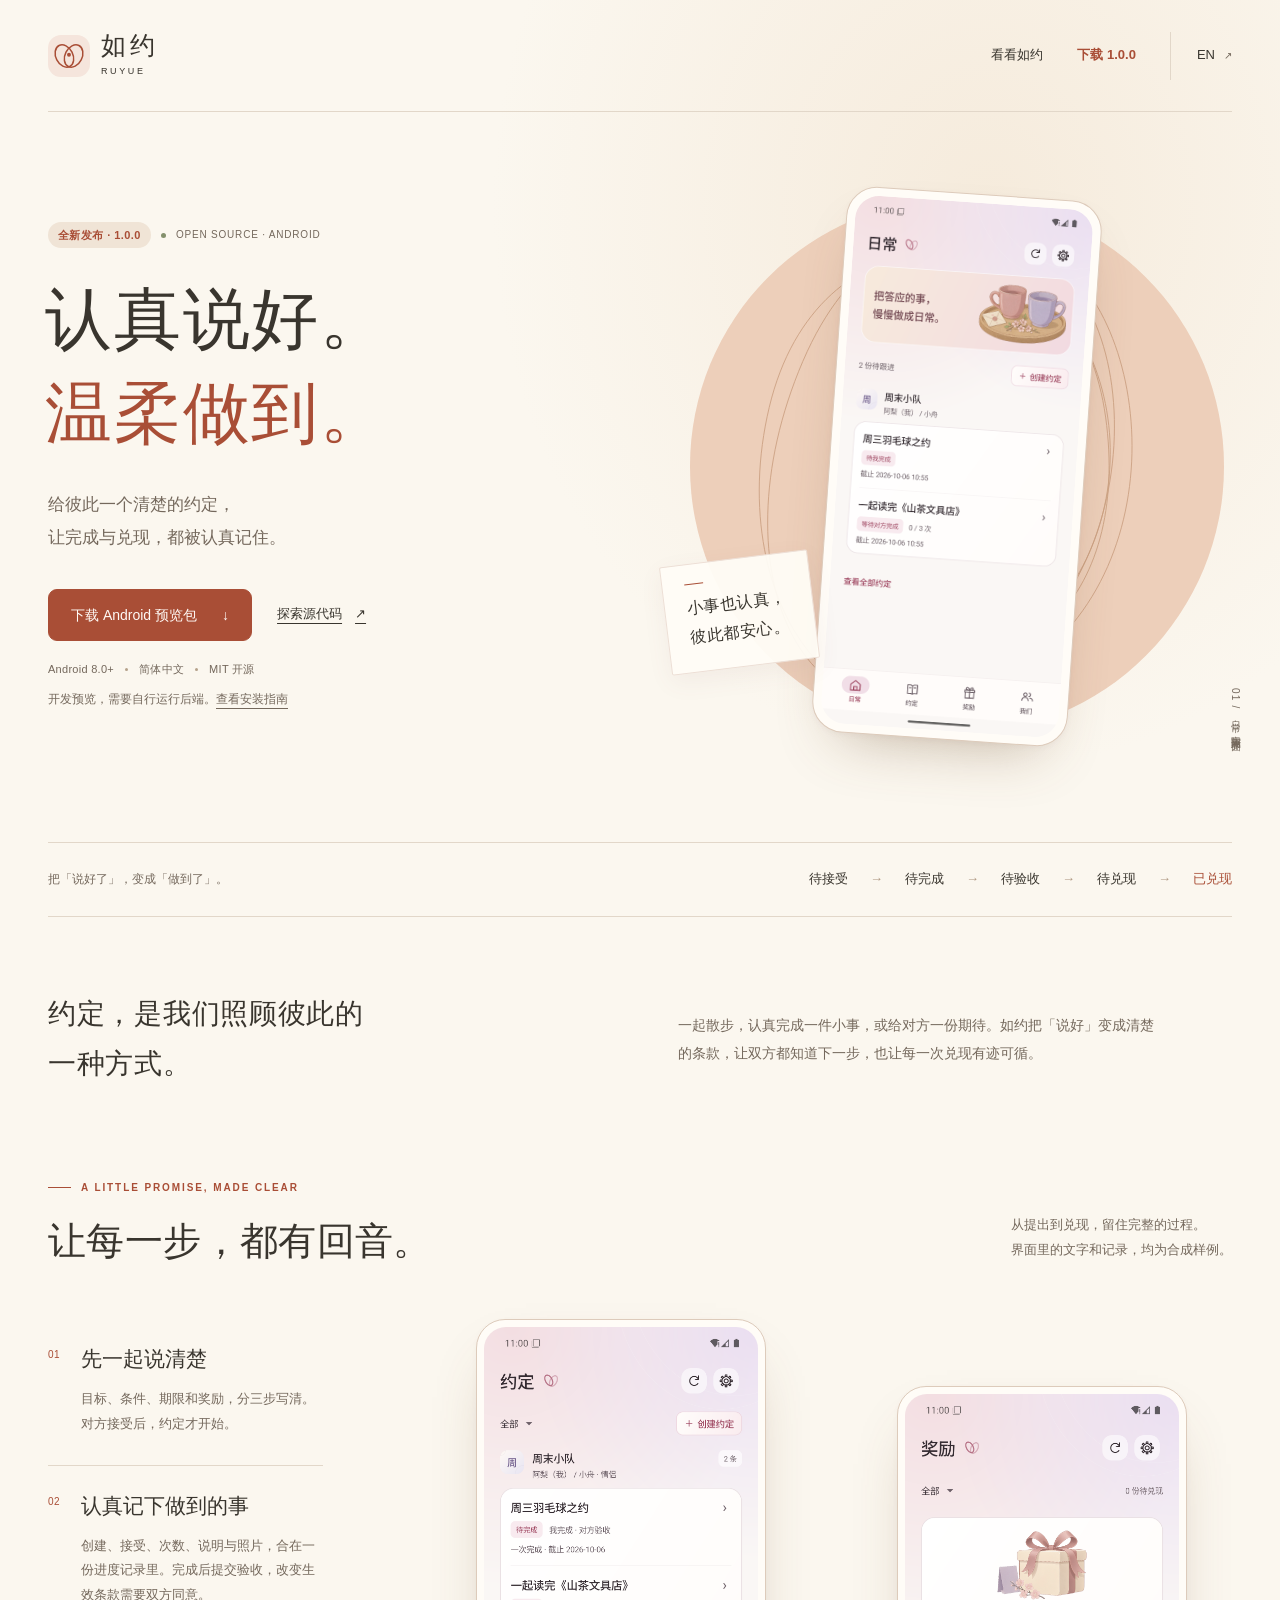
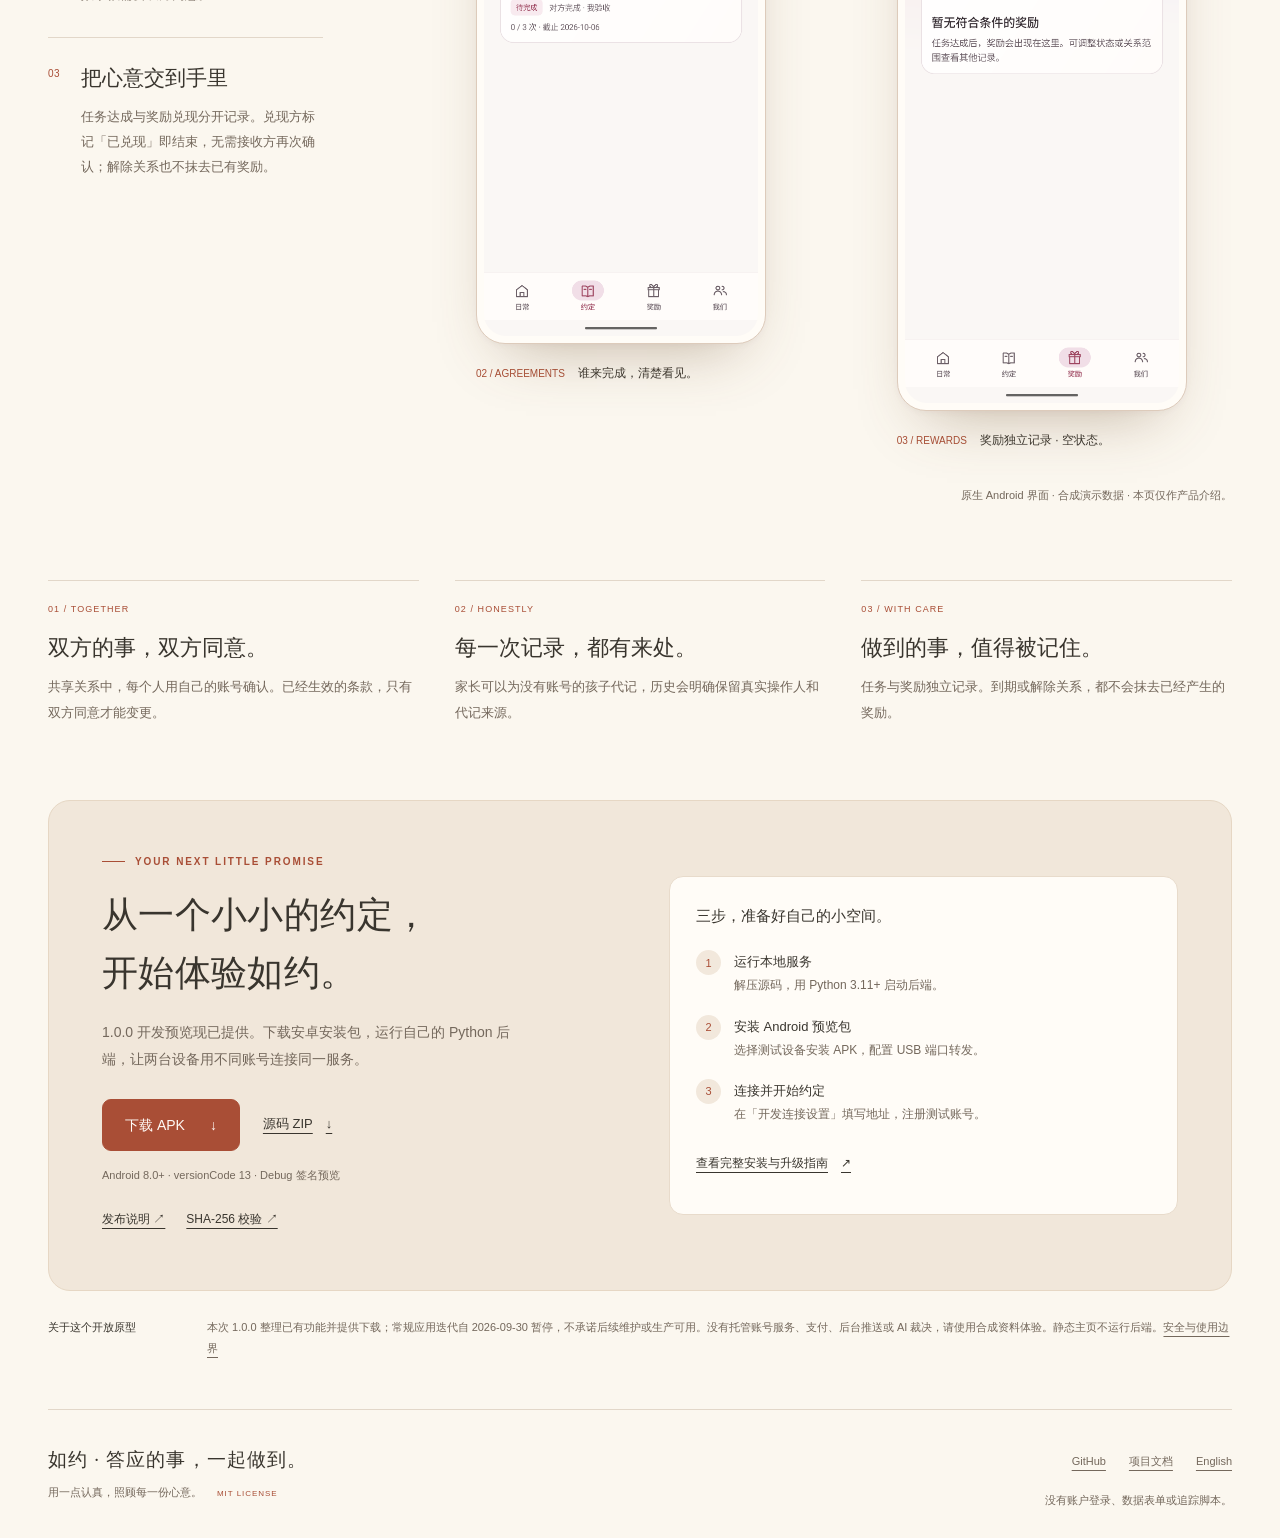
<file: site/index.html>
<!doctype html>
<html lang="zh-CN">
<head>
  <meta charset="utf-8">
  <meta name="viewport" content="width=device-width, initial-scale=1">
  <meta name="theme-color" content="#fbf7ef">
  <title>如约 · 认真说好，温柔做到</title>
  <meta name="description" content="如约 1.0.0：认真说好，温柔做到。面向亲密关系的开源 Android 约定管理原型，记录目标、进度与奖励兑现。下载 Android 预览包，在自己的后端体验完整流程。">
  <link rel="canonical" href="https://chenzhiyong1994.github.io/ruyue/">
  <link rel="alternate" hreflang="zh-CN" href="https://chenzhiyong1994.github.io/ruyue/">
  <link rel="alternate" hreflang="en" href="https://chenzhiyong1994.github.io/ruyue/en/">
  <link rel="alternate" hreflang="x-default" href="https://chenzhiyong1994.github.io/ruyue/">
  <meta property="og:type" content="website">
  <meta property="og:title" content="如约 · 认真说好，温柔做到">
  <meta property="og:description" content="给彼此一个清楚的约定，让每份心意有回音。下载如约 1.0.0 Android 开发预览包。">
  <meta property="og:url" content="https://chenzhiyong1994.github.io/ruyue/">
  <meta property="og:locale" content="zh_CN">
  <link rel="icon" href="assets/mark.svg?v=1.0.0" type="image/svg+xml">
  <link rel="stylesheet" href="assets/style.css?v=1.0.0">
</head>
<body>
  <a class="skip" href="#main">跳到主要内容</a>
  <header class="header wrap">
    <a class="brand" href="./" aria-label="如约首页"><img src="assets/mark.svg?v=1.0.0" width="42" height="42" alt=""><span class="brand-name">如约<small>RUYUE</small></span></a>
    <nav class="nav" aria-label="主导航"><a class="about-link" href="#inside">看看如约</a><a class="nav-download" href="#download">下载 1.0.0</a><a class="language" href="en/" lang="en" hreflang="en" aria-label="Read in English">EN <span aria-hidden="true">↗</span></a></nav>
  </header>
  <main id="main">
    <section class="hero wrap" aria-labelledby="hero-title">
      <div class="hero-text">
        <p class="release-label"><span>全新发布 · 1.0.0</span><i aria-hidden="true"></i> OPEN SOURCE · ANDROID</p>
        <h1 id="hero-title">认真说好。<br><em>温柔做到。</em></h1>
        <p class="hero-copy">给彼此一个清楚的约定，<br>让完成与兑现，都被认真记住。</p>
        <div class="actions"><a class="action" href="https://github.com/chenzhiyong1994/ruyue/releases/download/v1.0.0/ruyue-1.0.0-preview.apk">下载 Android 预览包 <span aria-hidden="true">↓</span></a><a class="text-link" href="https://github.com/chenzhiyong1994/ruyue">探索源代码 <span aria-hidden="true">↗</span></a></div>
        <p class="hero-meta"><span>Android 8.0+</span><i aria-hidden="true"></i><span>简体中文</span><i aria-hidden="true"></i><span>MIT 开源</span></p>
        <p class="hero-note">开发预览，需要自行运行后端。<a href="https://github.com/chenzhiyong1994/ruyue/blob/v1.0.0/docs/download.md">查看安装指南</a></p>
      </div>
      <figure class="hero-art">
        <svg class="halo" viewBox="0 0 500 570" aria-hidden="true"><path d="M275 30C451-1 532 370 331 511S-16 446 38 219 335-3 404 166 361 555 144 515"/><path d="M306 35C464 55 484 406 282 522S-27 407 76 167 391 27 419 230 324 566 118 491"/></svg>
        <div class="phone hero-phone"><img src="assets/home.png" width="1080" height="2400" alt="如约日常首页，展示合成关系“周末小队”的两份待跟进约定" fetchpriority="high"></div>
        <div class="floating-note" aria-hidden="true">小事也认真，<br>彼此都安心。</div>
        <figcaption class="image-note">01 / 日常 · 实际应用界面</figcaption>
      </figure>
    </section>
    <div class="journey wrap" aria-label="约定的五个阶段"><p>把「说好了」，变成「做到了」。</p><ol><li>待接受</li><li>待完成</li><li>待验收</li><li>待兑现</li><li>已兑现</li></ol></div>
    <section class="intent wrap" id="why" aria-labelledby="intent-title">
      <h2 id="intent-title">约定，是我们照顾彼此的<br>一种方式。</h2>
      <p>一起散步，认真完成一件小事，或给对方一份期待。如约把「说好」变成清楚的条款，让双方都知道下一步，也让每一次兑现有迹可循。</p>
    </section>
    <section class="section wrap" id="inside" aria-labelledby="inside-title">
      <div class="section-head"><div><p class="eyebrow">A LITTLE PROMISE, MADE CLEAR</p><h2 id="inside-title">让每一步，都有回音。</h2></div><p>从提出到兑现，留住完整的过程。<br>界面里的文字和记录，均为合成样例。</p></div>
      <div class="inside-grid">
        <div class="steps">
          <article class="step"><span class="step-number">01</span><h3>先一起说清楚</h3><p>目标、条件、期限和奖励，分三步写清。对方接受后，约定才开始。</p></article>
          <article class="step"><span class="step-number">02</span><h3>认真记下做到的事</h3><p>创建、接受、次数、说明与照片，合在一份进度记录里。完成后提交验收，改变生效条款需要双方同意。</p></article>
          <article class="step"><span class="step-number">03</span><h3>把心意交到手里</h3><p>任务达成与奖励兑现分开记录。兑现方标记「已兑现」即结束，无需接收方再次确认；解除关系也不抹去已有奖励。</p></article>
        </div>
        <figure class="screen-shot"><div class="phone"><img src="assets/agreements.png" width="1080" height="2400" loading="lazy" alt="如约约定列表，按合成关系分组显示双方角色及待完成状态"></div><figcaption><span>02 / AGREEMENTS</span><b>谁来完成，清楚看见。</b></figcaption></figure>
        <figure class="screen-shot secondary"><div class="phone"><img src="assets/rewards.png" width="1080" height="2400" loading="lazy" alt="如约奖励页空状态：当前合成样例尚无已达成任务对应的奖励"></div><figcaption><span>03 / REWARDS</span><b>奖励独立记录 · 空状态。</b></figcaption></figure>
      </div>
      <p class="screens-note">原生 Android 界面 · 合成演示数据 · 本页仅作产品介绍。</p>
    </section>
    <section class="principles wrap" aria-label="如约的设计原则">
      <article><span aria-hidden="true">01 / TOGETHER</span><h3>双方的事，双方同意。</h3><p>共享关系中，每个人用自己的账号确认。已经生效的条款，只有双方同意才能变更。</p></article>
      <article><span aria-hidden="true">02 / HONESTLY</span><h3>每一次记录，都有来处。</h3><p>家长可以为没有账号的孩子代记，历史会明确保留真实操作人和代记来源。</p></article>
      <article><span aria-hidden="true">03 / WITH CARE</span><h3>做到的事，值得被记住。</h3><p>任务与奖励独立记录。到期或解除关系，都不会抹去已经产生的奖励。</p></article>
    </section>
    <section class="download-section wrap" id="download" aria-labelledby="download-title">
      <div class="download">
        <div><p class="eyebrow">YOUR NEXT LITTLE PROMISE</p><h2 id="download-title">从一个小小的约定，<br>开始体验如约。</h2><p class="download-description">1.0.0 开发预览现已提供。下载安卓安装包，运行自己的 Python 后端，让两台设备用不同账号连接同一服务。</p><div class="actions"><a class="action" href="https://github.com/chenzhiyong1994/ruyue/releases/download/v1.0.0/ruyue-1.0.0-preview.apk">下载 APK <span aria-hidden="true">↓</span></a><a class="text-link" href="https://github.com/chenzhiyong1994/ruyue/archive/refs/tags/v1.0.0.zip">源码 ZIP <span aria-hidden="true">↓</span></a></div><p class="download-meta">Android 8.0+ · versionCode 13 · Debug 签名预览</p><div class="release-links"><a href="https://github.com/chenzhiyong1994/ruyue/releases/tag/v1.0.0">发布说明 ↗</a><a href="https://github.com/chenzhiyong1994/ruyue/releases/download/v1.0.0/SHA256.txt">SHA-256 校验 ↗</a></div></div>
        <div class="download-card"><h3>三步，准备好自己的小空间。</h3><ol class="setup-list"><li><span class="number">1</span><div><strong>运行本地服务</strong>解压源码，用 Python 3.11+ 启动后端。</div></li><li><span class="number">2</span><div><strong>安装 Android 预览包</strong>选择测试设备安装 APK，配置 USB 端口转发。</div></li><li><span class="number">3</span><div><strong>连接并开始约定</strong>在「开发连接设置」填写地址，注册测试账号。</div></li></ol><a class="text-link" href="https://github.com/chenzhiyong1994/ruyue/blob/v1.0.0/docs/download.md">查看完整安装与升级指南 <span aria-hidden="true">↗</span></a></div>
      </div>
      <div class="project-note"><strong>关于这个开放原型</strong><p>本次 1.0.0 整理已有功能并提供下载；常规应用迭代自 2026-09-30 暂停，不承诺后续维护或生产可用。没有托管账号服务、支付、后台推送或 AI 裁决，请使用合成资料体验。静态主页不运行后端。<a href="https://github.com/chenzhiyong1994/ruyue/blob/v1.0.0/SECURITY.md">安全与使用边界</a></p></div>
    </section>
  </main>
  <footer class="footer wrap"><div><p class="footer-title">如约 · 答应的事，一起做到。</p><p>用一点认真，照顾每一份心意。<span class="footer-license">MIT LICENSE</span></p></div><div class="footer-right"><div class="footer-links"><a href="https://github.com/chenzhiyong1994/ruyue">GitHub</a><a href="https://github.com/chenzhiyong1994/ruyue#readme">项目文档</a><a href="en/" lang="en" hreflang="en">English</a></div><p>没有账户登录、数据表单或追踪脚本。</p></div></footer>
</body>
</html>
</file>
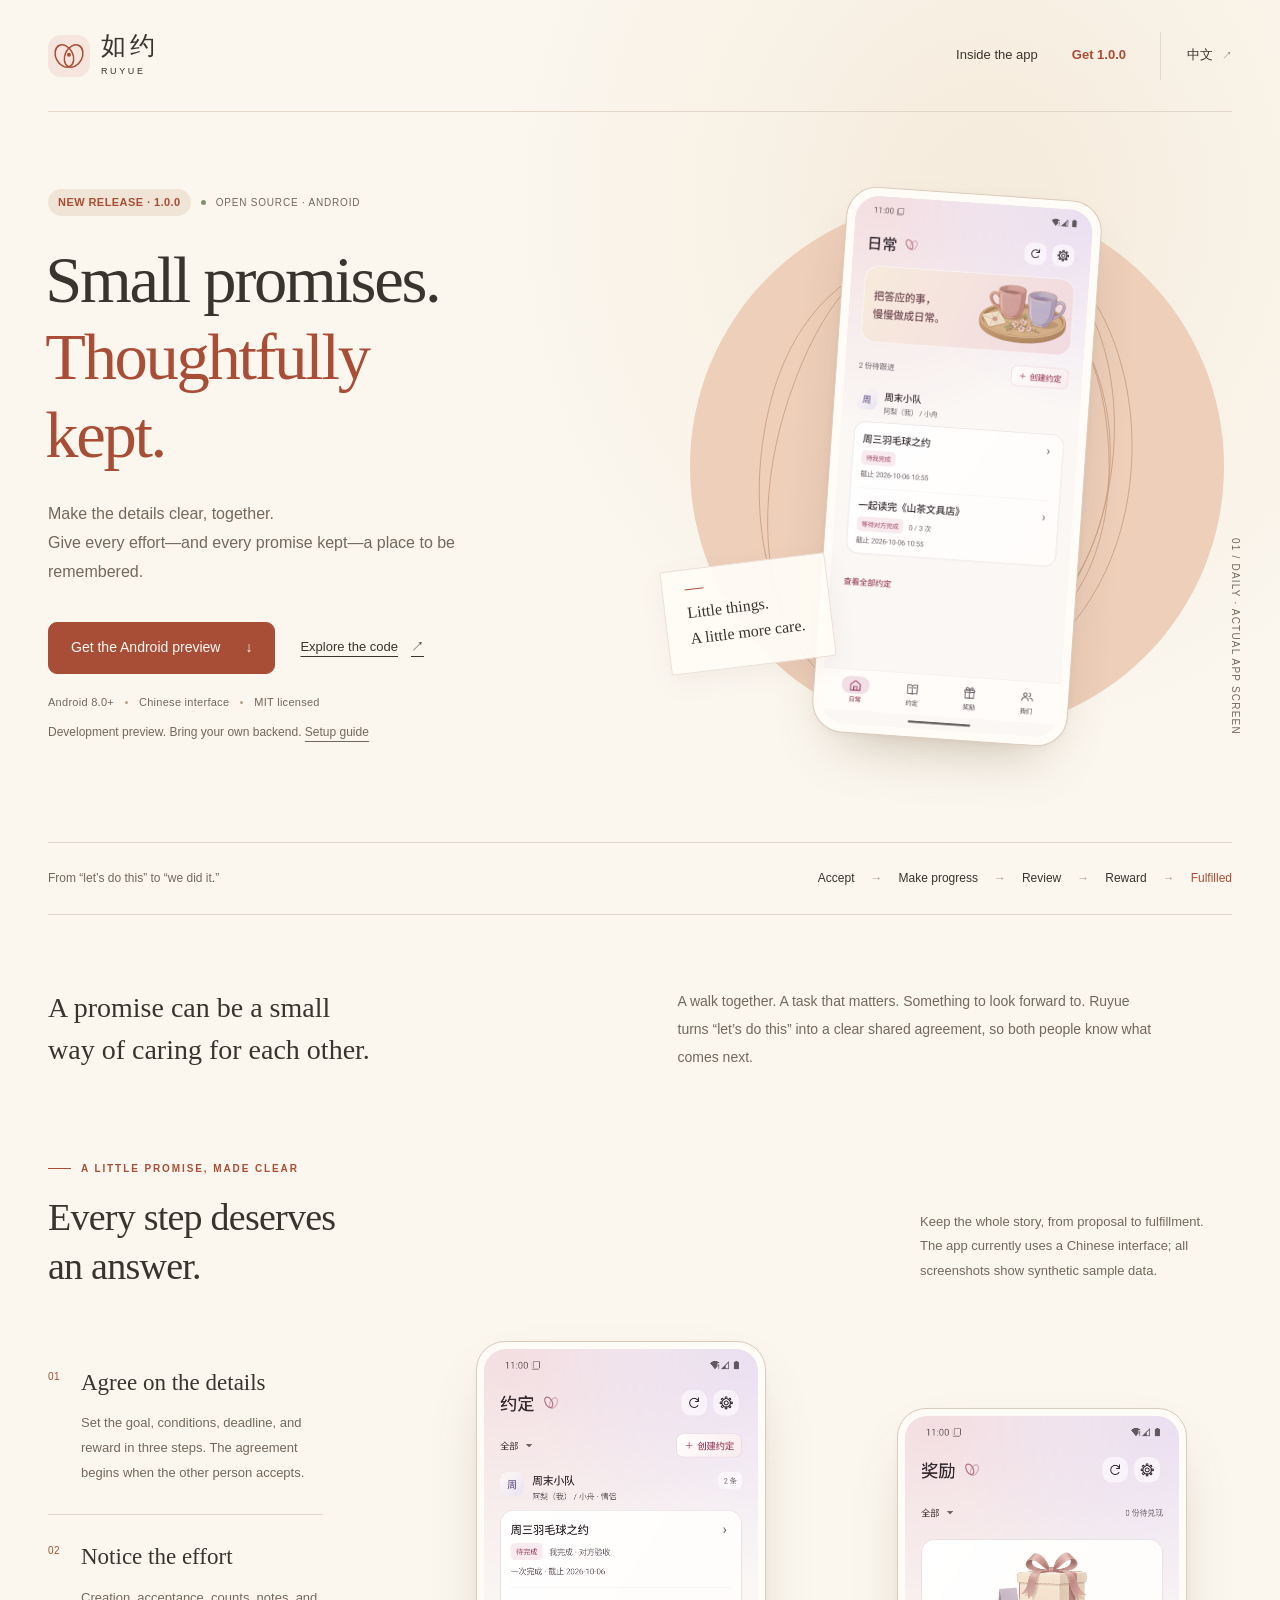
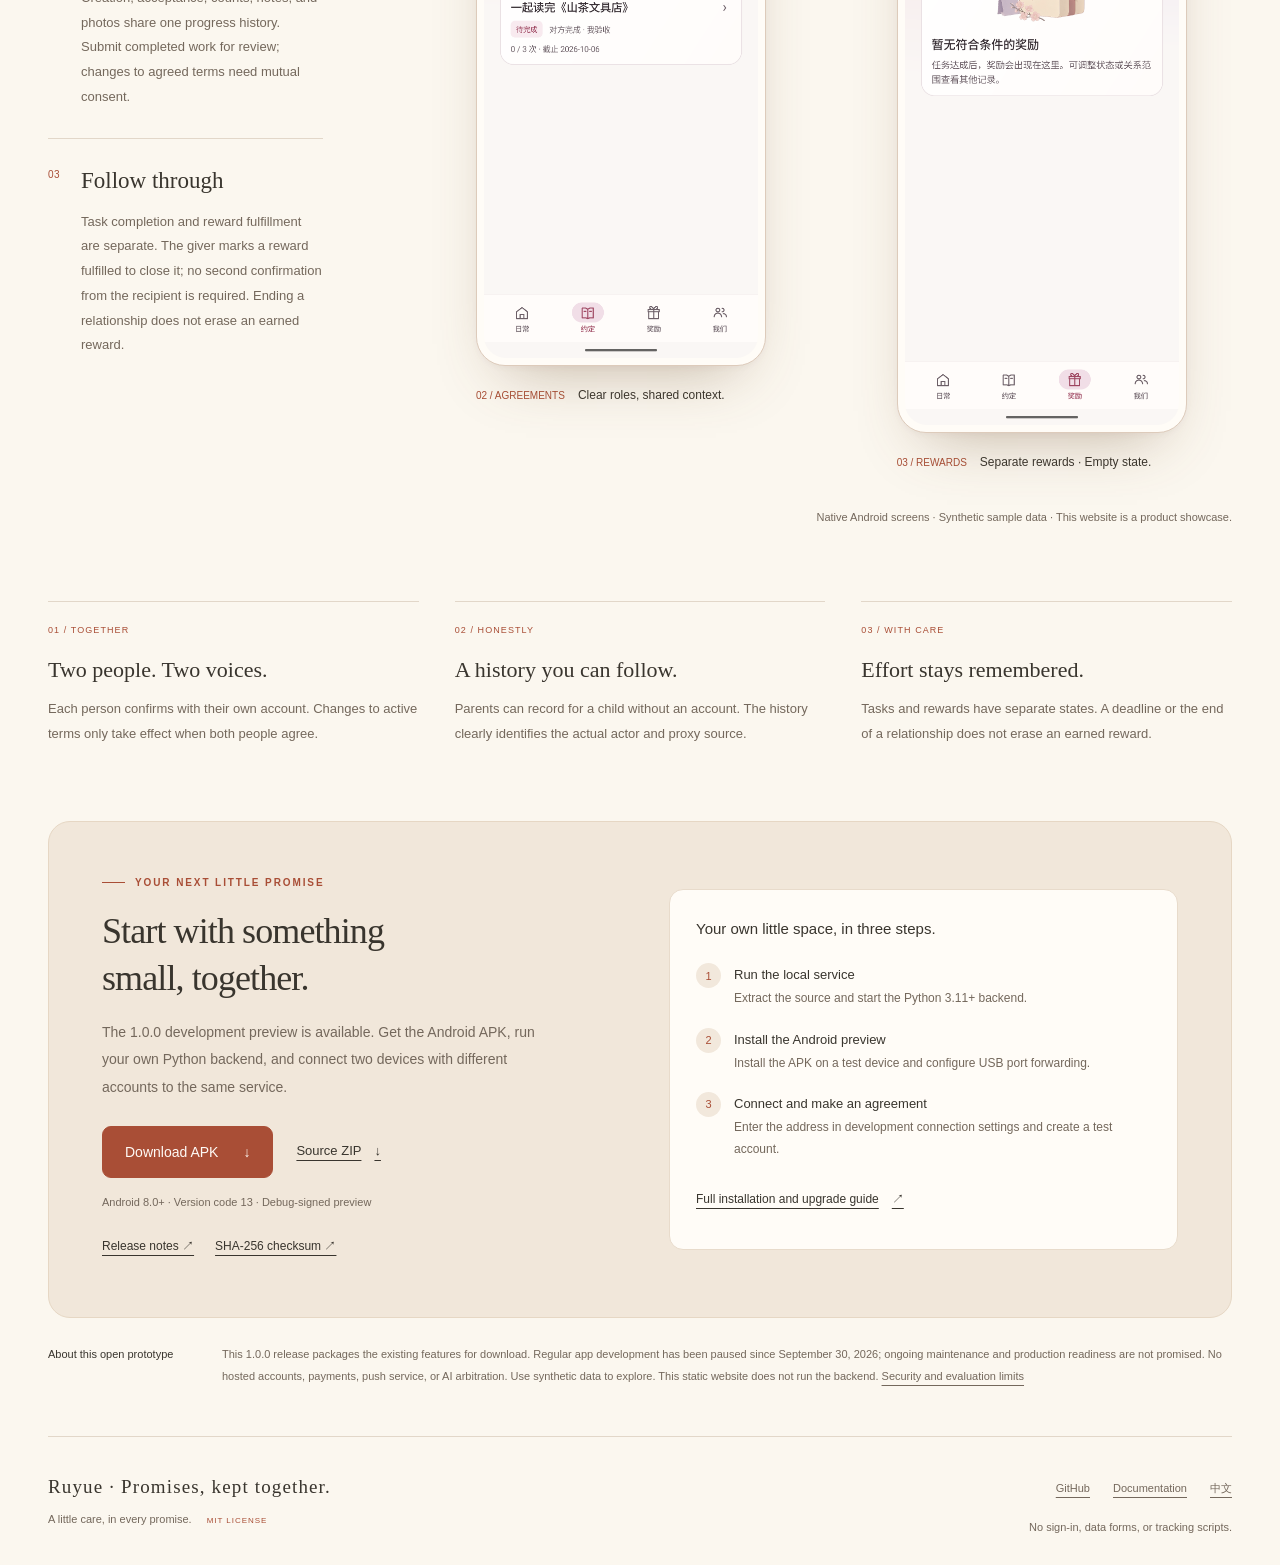
<file: site/en/index.html>
<!doctype html>
<html lang="en">
<head>
  <meta charset="utf-8">
  <meta name="viewport" content="width=device-width, initial-scale=1">
  <meta name="theme-color" content="#fbf7ef">
  <title>Ruyue · Small promises, thoughtfully kept</title>
  <meta name="description" content="Ruyue 1.0.0: small promises, thoughtfully kept. An open-source Android prototype for shared agreements, progress, and rewards. Download the preview and explore it with your own backend.">
  <link rel="canonical" href="https://chenzhiyong1994.github.io/ruyue/en/">
  <link rel="alternate" hreflang="zh-CN" href="https://chenzhiyong1994.github.io/ruyue/">
  <link rel="alternate" hreflang="en" href="https://chenzhiyong1994.github.io/ruyue/en/">
  <link rel="alternate" hreflang="x-default" href="https://chenzhiyong1994.github.io/ruyue/">
  <meta property="og:type" content="website">
  <meta property="og:title" content="Ruyue · Small promises, thoughtfully kept">
  <meta property="og:description" content="Make the details clear, together. Download the Ruyue 1.0.0 Android development preview.">
  <meta property="og:url" content="https://chenzhiyong1994.github.io/ruyue/en/">
  <meta property="og:locale" content="en_US">
  <link rel="icon" href="../assets/mark.svg?v=1.0.0" type="image/svg+xml">
  <link rel="stylesheet" href="../assets/style.css?v=1.0.0">
</head>
<body>
  <a class="skip" href="#main">Skip to main content</a>
  <header class="header wrap">
    <a class="brand" href="./" aria-label="Ruyue home"><img src="../assets/mark.svg?v=1.0.0" width="42" height="42" alt=""><span class="brand-name" lang="zh-CN">如约<small lang="en">RUYUE</small></span></a>
    <nav class="nav" aria-label="Main navigation"><a class="about-link" href="#inside">Inside the app</a><a class="nav-download" href="#download">Get 1.0.0</a><a class="language" href="../" lang="zh-CN" hreflang="zh-CN" aria-label="阅读中文页面">中文 <span aria-hidden="true">↗</span></a></nav>
  </header>
  <main id="main">
    <section class="hero wrap" aria-labelledby="hero-title">
      <div class="hero-text">
        <p class="release-label"><span>NEW RELEASE · 1.0.0</span><i aria-hidden="true"></i> OPEN SOURCE · ANDROID</p>
        <h1 id="hero-title">Small promises.<br><em>Thoughtfully<br>kept.</em></h1>
        <p class="hero-copy">Make the details clear, together.<br>Give every effort—and every promise kept—a place to be remembered.</p>
        <div class="actions"><a class="action" href="https://github.com/chenzhiyong1994/ruyue/releases/download/v1.0.0/ruyue-1.0.0-preview.apk">Get the Android preview <span aria-hidden="true">↓</span></a><a class="text-link" href="https://github.com/chenzhiyong1994/ruyue">Explore the code <span aria-hidden="true">↗</span></a></div>
        <p class="hero-meta"><span>Android 8.0+</span><i aria-hidden="true"></i><span>Chinese interface</span><i aria-hidden="true"></i><span>MIT licensed</span></p>
        <p class="hero-note">Development preview. Bring your own backend. <a href="https://github.com/chenzhiyong1994/ruyue/blob/v1.0.0/docs/download.md#english-quick-start">Setup guide</a></p>
      </div>
      <figure class="hero-art">
        <svg class="halo" viewBox="0 0 500 570" aria-hidden="true"><path d="M275 30C451-1 532 370 331 511S-16 446 38 219 335-3 404 166 361 555 144 515"/><path d="M306 35C464 55 484 406 282 522S-27 407 76 167 391 27 419 230 324 566 118 491"/></svg>
        <div class="phone hero-phone"><img src="../assets/home.png" width="1080" height="2400" alt="Ruyue home screen in Chinese, with two pending agreements in a synthetic sample relationship" fetchpriority="high"></div>
        <div class="floating-note" aria-hidden="true">Little things.<br>A little more care.</div>
        <figcaption class="image-note">01 / DAILY · ACTUAL APP SCREEN</figcaption>
      </figure>
    </section>
    <div class="journey wrap" aria-label="The five stages of an agreement"><p>From “let’s do this” to “we did it.”</p><ol><li>Accept</li><li>Make progress</li><li>Review</li><li>Reward</li><li>Fulfilled</li></ol></div>
    <section class="intent wrap" id="why" aria-labelledby="intent-title">
      <h2 id="intent-title">A promise can be a small<br>way of caring for each other.</h2>
      <p>A walk together. A task that matters. Something to look forward to. Ruyue turns “let’s do this” into a clear shared agreement, so both people know what comes next.</p>
    </section>
    <section class="section wrap" id="inside" aria-labelledby="inside-title">
      <div class="section-head"><div><p class="eyebrow">A LITTLE PROMISE, MADE CLEAR</p><h2 id="inside-title">Every step deserves<br>an answer.</h2></div><p>Keep the whole story, from proposal to fulfillment.<br>The app currently uses a Chinese interface; all screenshots show synthetic sample data.</p></div>
      <div class="inside-grid">
        <div class="steps">
          <article class="step"><span class="step-number">01</span><h3>Agree on the details</h3><p>Set the goal, conditions, deadline, and reward in three steps. The agreement begins when the other person accepts.</p></article>
          <article class="step"><span class="step-number">02</span><h3>Notice the effort</h3><p>Creation, acceptance, counts, notes, and photos share one progress history. Submit completed work for review; changes to agreed terms need mutual consent.</p></article>
          <article class="step"><span class="step-number">03</span><h3>Follow through</h3><p>Task completion and reward fulfillment are separate. The giver marks a reward fulfilled to close it; no second confirmation from the recipient is required. Ending a relationship does not erase an earned reward.</p></article>
        </div>
        <figure class="screen-shot"><div class="phone"><img src="../assets/agreements.png" width="1080" height="2400" loading="lazy" alt="Ruyue agreement list in Chinese, grouped by a synthetic relationship with each person’s role and pending status"></div><figcaption><span>02 / AGREEMENTS</span><b>Clear roles, shared context.</b></figcaption></figure>
        <figure class="screen-shot secondary"><div class="phone"><img src="../assets/rewards.png" width="1080" height="2400" loading="lazy" alt="Ruyue rewards empty state in Chinese; the synthetic sample has no completed tasks with rewards yet"></div><figcaption><span>03 / REWARDS</span><b>Separate rewards · Empty state.</b></figcaption></figure>
      </div>
      <p class="screens-note">Native Android screens · Synthetic sample data · This website is a product showcase.</p>
    </section>
    <section class="principles wrap" aria-label="Ruyue design principles">
      <article><span aria-hidden="true">01 / TOGETHER</span><h3>Two people. Two voices.</h3><p>Each person confirms with their own account. Changes to active terms only take effect when both people agree.</p></article>
      <article><span aria-hidden="true">02 / HONESTLY</span><h3>A history you can follow.</h3><p>Parents can record for a child without an account. The history clearly identifies the actual actor and proxy source.</p></article>
      <article><span aria-hidden="true">03 / WITH CARE</span><h3>Effort stays remembered.</h3><p>Tasks and rewards have separate states. A deadline or the end of a relationship does not erase an earned reward.</p></article>
    </section>
    <section class="download-section wrap" id="download" aria-labelledby="download-title">
      <div class="download">
        <div><p class="eyebrow">YOUR NEXT LITTLE PROMISE</p><h2 id="download-title">Start with something<br>small, together.</h2><p class="download-description">The 1.0.0 development preview is available. Get the Android APK, run your own Python backend, and connect two devices with different accounts to the same service.</p><div class="actions"><a class="action" href="https://github.com/chenzhiyong1994/ruyue/releases/download/v1.0.0/ruyue-1.0.0-preview.apk">Download APK <span aria-hidden="true">↓</span></a><a class="text-link" href="https://github.com/chenzhiyong1994/ruyue/archive/refs/tags/v1.0.0.zip">Source ZIP <span aria-hidden="true">↓</span></a></div><p class="download-meta">Android 8.0+ · Version code 13 · Debug-signed preview</p><div class="release-links"><a href="https://github.com/chenzhiyong1994/ruyue/releases/tag/v1.0.0">Release notes ↗</a><a href="https://github.com/chenzhiyong1994/ruyue/releases/download/v1.0.0/SHA256.txt">SHA-256 checksum ↗</a></div></div>
        <div class="download-card"><h3>Your own little space, in three steps.</h3><ol class="setup-list"><li><span class="number">1</span><div><strong>Run the local service</strong>Extract the source and start the Python 3.11+ backend.</div></li><li><span class="number">2</span><div><strong>Install the Android preview</strong>Install the APK on a test device and configure USB port forwarding.</div></li><li><span class="number">3</span><div><strong>Connect and make an agreement</strong>Enter the address in development connection settings and create a test account.</div></li></ol><a class="text-link" href="https://github.com/chenzhiyong1994/ruyue/blob/v1.0.0/docs/download.md#english-quick-start">Full installation and upgrade guide <span aria-hidden="true">↗</span></a></div>
      </div>
      <div class="project-note"><strong>About this open prototype</strong><p>This 1.0.0 release packages the existing features for download. Regular app development has been paused since September 30, 2026; ongoing maintenance and production readiness are not promised. No hosted accounts, payments, push service, or AI arbitration. Use synthetic data to explore. This static website does not run the backend. <a href="https://github.com/chenzhiyong1994/ruyue/blob/v1.0.0/SECURITY.md">Security and evaluation limits</a></p></div>
    </section>
  </main>
  <footer class="footer wrap"><div><p class="footer-title">Ruyue · Promises, kept together.</p><p>A little care, in every promise.<span class="footer-license">MIT LICENSE</span></p></div><div class="footer-right"><div class="footer-links"><a href="https://github.com/chenzhiyong1994/ruyue">GitHub</a><a href="https://github.com/chenzhiyong1994/ruyue#readme">Documentation</a><a href="../" lang="zh-CN" hreflang="zh-CN">中文</a></div><p>No sign-in, data forms, or tracking scripts.</p></div></footer>
</body>
</html>
</file>
<file: site/assets/style.css>
:root{color-scheme:light;--paper:#fbf7ef;--ink:#39352e;--muted:#74685c;--rose:#a94e36;--rose-dark:#883c29;--line:#e2d7c9;--serif:"Iowan Old Style","Palatino Linotype","Songti SC","STSong","SimSun",serif;--sans:-apple-system,BlinkMacSystemFont,"Segoe UI","PingFang SC","Microsoft YaHei",sans-serif}
*{box-sizing:border-box}
html{scroll-behavior:smooth;scroll-padding-top:2rem}
body{margin:0;background:var(--paper);color:var(--ink);font:16px/1.75 var(--sans);-webkit-font-smoothing:antialiased}
body::before{content:"";position:absolute;z-index:-1;top:0;right:0;width:65%;height:820px;background:radial-gradient(ellipse at 65% 25%,#f0dfc980,transparent 65%);pointer-events:none}
a{color:inherit;text-underline-offset:5px;text-decoration-thickness:1px}
a:hover{color:var(--rose-dark)}
a:focus-visible{outline:3px solid var(--rose);outline-offset:6px;border-radius:4px}
img,svg{display:block;max-width:100%}
img{height:auto}
button,a{-webkit-tap-highlight-color:transparent}
::selection{background:#efd2bd}
.wrap{width:min(1184px,calc(100% - 96px));margin-inline:auto}
.skip{position:fixed;top:12px;left:12px;z-index:10;padding:10px 20px;background:var(--ink);color:white;transform:translateY(-180%)}
.skip:focus{transform:none;color:white}
.header{display:flex;align-items:center;justify-content:space-between;min-height:112px;border-bottom:1px solid var(--line)}
.brand{display:flex;align-items:center;gap:11px;text-decoration:none}
.brand img{width:42px;height:42px}
.brand-name{font-family:var(--serif);font-size:25px;letter-spacing:.14em;line-height:1.15}
.brand-name small{display:block;font:9px/1.8 var(--sans);letter-spacing:.29em;margin-top:3px}
.nav{display:flex;align-items:center;gap:34px;font-size:13px}
.nav a{display:inline-flex;align-items:center;min-height:48px;text-decoration:none}
.nav a:hover{text-decoration:underline}
.nav .language{gap:9px;border-left:1px solid var(--line);padding-left:26px}
.language span{font-size:10px;color:var(--muted)}
.hero{display:grid;grid-template-columns:1.05fr 1fr;align-items:center;min-height:730px;padding-top:40px;padding-bottom:62px;gap:55px}
.eyebrow{display:flex;align-items:center;gap:10px;color:var(--rose);font-size:10px;line-height:1.5;letter-spacing:.19em;font-weight:600;text-transform:uppercase;margin:0 0 26px}
.eyebrow::before{content:"";width:23px;height:1px;background:currentColor}
h1,h2,h3,p,figure{margin:0}
h1,h2,h3{font-weight:400}
h1{font:400 clamp(46px,5.25vw,70px)/1.4 var(--serif);letter-spacing:.025em;margin-left:-.04em}
h1 em{font-style:normal;color:var(--rose)}
.hero-copy{font-size:17px;line-height:1.95;color:var(--muted);max-width:29em;margin-top:26px}
.project-status{margin-top:23px;max-width:34em;padding-left:14px;border-left:2px solid #cda1b2;font-size:12px;line-height:1.8;color:var(--muted)}
.project-status strong{display:block;color:var(--ink);font-weight:600}
.project-status span{display:block;margin-top:2px}
.actions{display:flex;flex-wrap:wrap;align-items:center;gap:14px 25px;margin-top:35px}
.action{display:inline-flex;justify-content:center;align-items:center;gap:25px;min-height:52px;padding:12px 22px;border:1px solid var(--rose);border-radius:7px;background:var(--rose);color:#fffaf6;text-decoration:none;font-size:14px;transition:background .2s,transform .2s}
.action:hover{background:var(--rose-dark);border-color:var(--rose-dark);color:#fffaf6;transform:translateY(-2px)}
.text-link{display:inline-flex;align-items:center;gap:13px;min-height:48px;font-size:13px}
.hero-meta{display:flex;gap:11px;align-items:center;flex-wrap:wrap;font-size:11px;color:var(--muted);margin-top:29px;letter-spacing:.025em}
.hero-meta i{width:3px;height:3px;background:#bca4af;border-radius:50%}
.hero-art{position:relative;display:flex;align-items:center;justify-content:center;min-width:0;padding:13px 0 12px;isolation:isolate}
.hero-art::before{content:"";position:absolute;width:97%;aspect-ratio:1;border-radius:50%;background:#edcfba;z-index:-2}
.halo{position:absolute;width:112%;max-width:none;height:88%;top:6%;left:-6%;pointer-events:none;color:#bb8a67;opacity:.66;z-index:-1}
.halo path{fill:none;stroke:currentColor;stroke-width:1}
.phone{position:relative;background:#fffcf7;border:1px solid #ddcbbb;border-radius:31px;padding:8px;box-shadow:0 28px 60px -29px #71513370,0 2px 5px #8062700d;overflow:hidden}
.phone img{width:100%;border-radius:24px}
.hero-phone{width:256px;transform:rotate(4deg);z-index:1}
.floating-note{position:absolute;z-index:2;bottom:15%;left:-3%;padding:19px 26px 19px 22px;transform:rotate(-7deg);background:#fffdf7eF;border:1px solid #eddfd6;box-shadow:0 8px 25px #79586812;font:16px/1.8 var(--serif);letter-spacing:.035em;border-radius:2px}
.floating-note::before{content:"";display:block;width:19px;height:1px;background:var(--rose);margin-bottom:10px}
.image-note{position:absolute;right:-12px;bottom:3%;writing-mode:vertical-rl;font-size:10px;letter-spacing:.12em;color:var(--muted)}
.intent{padding:72px 0 16px;display:grid;grid-template-columns:1fr 1fr;gap:75px;align-items:center}
.intent h2{font:28px/1.8 var(--serif);letter-spacing:.025em;max-width:16em}
.intent p{font-size:14px;color:var(--muted);line-height:2;max-width:34em}
.section{padding-block:74px}
.section-head{display:flex;justify-content:space-between;align-items:end;gap:40px;margin-bottom:49px}
.section-head h2,.open h2{font:38px/1.55 var(--serif);letter-spacing:.01em}
.section-head .eyebrow{margin-bottom:17px}
.section-head>p{font-size:13px;color:var(--muted);max-width:24em;line-height:1.9;padding-bottom:8px}
.inside-grid{display:grid;grid-template-columns:.9fr 1fr 1fr;gap:40px;align-items:start}
.steps{padding-top:25px;max-width:275px}
.step{position:relative;padding:0 0 29px 33px;margin-bottom:25px;border-bottom:1px solid var(--line)}
.step:last-child{margin-bottom:0;border-bottom:0;padding-bottom:0}
.step-number{position:absolute;left:0;top:2px;color:var(--rose);font-size:10px;font-variant-numeric:tabular-nums;letter-spacing:.04em}
.step h3{font:21px/1.5 var(--serif);margin-bottom:11px}
.step p{font-size:13px;line-height:1.9;color:var(--muted)}
.screen-shot{min-width:0;max-width:290px;margin-inline:auto}
.screen-shot .phone{border-radius:29px;padding:7px}
.screen-shot .phone img{border-radius:22px}
.screen-shot.secondary{padding-top:67px}
figcaption{margin-top:19px;display:flex;gap:13px;align-items:baseline;font-size:12px;color:var(--muted)}
figcaption b{font-weight:500;color:var(--ink)}
figcaption span:first-child{font-size:10px;color:var(--rose)}
.screens-note{margin-top:35px;font-size:11px;color:var(--muted);text-align:right}
.open-section{background:#eee7ed;border-top:1px solid #e6dce3;border-bottom:1px solid #e6dce3;position:relative;overflow:hidden}
.open-section::before{content:"";position:absolute;pointer-events:none;width:520px;height:520px;border:1px solid #d6bfcf;border-radius:50%;right:-150px;top:0;opacity:.55}
.open-section::after{content:"";position:absolute;pointer-events:none;width:520px;height:520px;border:1px solid #d6bfcf;border-radius:50%;right:-235px;top:45px;opacity:.55}
.open{position:relative;z-index:1;display:grid;grid-template-columns:1fr 1fr;gap:85px;padding-block:69px}
.open .eyebrow{margin-bottom:18px}
.open-description{max-width:30em;font-size:14px;line-height:1.95;color:#695b65;margin-top:19px}
.open-links{display:flex;align-items:center;flex-wrap:wrap;gap:23px;margin-top:26px}
.open-facts{padding-top:6px;align-self:center}
.fact{display:grid;grid-template-columns:86px 1fr;gap:25px;padding:19px 0;border-bottom:1px solid #d8cbd5;font-size:12px;line-height:1.9}
.fact:first-child{border-top:1px solid #d8cbd5}
.fact dt{color:#6c5968;font-weight:600}
.fact dd{margin:0;color:#584951;overflow-wrap:anywhere}
.footer{border-top:1px solid var(--line);padding-top:33px;padding-bottom:28px;display:flex;justify-content:space-between;gap:35px;align-items:start;font-size:11px;color:var(--muted)}
.footer-title{font-family:var(--serif);font-size:19px;color:var(--ink);margin-bottom:7px;letter-spacing:.06em}
.footer-right{text-align:right;max-width:35em}
.footer-links{display:flex;gap:23px;justify-content:flex-end;margin-bottom:10px;flex-wrap:wrap}
.footer-links a{display:inline-flex;align-items:center;min-height:38px}
html[lang=en] h1{font-size:clamp(45px,5.2vw,69px);line-height:1.17;letter-spacing:-.035em}
html[lang=en] .hero-copy{font-size:16px;line-height:1.8;max-width:26em}
html[lang=en] .intent h2{line-height:1.5;letter-spacing:0}
html[lang=en] .step h3{font-size:23px}
html[lang=en] .floating-note{font-size:16px;line-height:1.65;letter-spacing:0}
html[lang=en] .section-head h2,html[lang=en] .open h2{line-height:1.3;letter-spacing:-.02em}
@media(max-width:1040px){.wrap{width:calc(100% - 64px)}.hero{gap:30px;min-height:675px}.hero-phone{width:230px}.floating-note{left:-10%;bottom:11%;font-size:14px;padding:15px 19px}.inside-grid{gap:26px}.steps{padding-top:14px}.step{padding-left:24px}.intent{gap:45px}.open{gap:50px}.fact{grid-template-columns:75px 1fr;gap:15px}.image-note{right:-2px}}
@media(max-width:760px){.wrap{width:calc(100% - 40px)}.header{min-height:88px}.brand-name{font-size:23px}.brand img{width:35px;height:35px}.nav{gap:19px;font-size:12px}.nav .language{padding-left:17px}.language span{display:none}.hero{grid-template-columns:1fr;gap:37px;padding-top:55px;padding-bottom:51px}.hero-text{max-width:530px}.hero h1{font-size:55px;line-height:1.4}.hero-copy{font-size:15px;max-width:30em;margin-top:22px}.hero .eyebrow{margin-bottom:21px}.actions{margin-top:26px;gap:12px 22px}.hero-meta{margin-top:21px}.hero-art{max-width:470px;width:100%;justify-self:center}.hero-phone{width:240px;transform:rotate(3deg)}.floating-note{left:0;bottom:17%;font-size:16px;padding:16px 22px}.image-note{right:7%;bottom:6%}.halo{left:0;max-width:100%}.intent{grid-template-columns:1fr;gap:18px;padding-block:37px}.intent h2{font-size:25px;max-width:22em}.intent p{font-size:13px;max-width:42em}.section{padding-block:67px}.section-head{display:block;margin-bottom:34px}.section-head h2,.open h2{font-size:32px}.section-head>p{max-width:38em;margin-top:16px;padding:0}.inside-grid{grid-template-columns:1fr 1fr;gap:26px 20px}.steps{grid-column:1/-1;max-width:none;display:grid;grid-template-columns:repeat(3,1fr);gap:20px;padding:0 0 13px}.step{padding:0;margin:0;border:0}.step-number{position:static;display:block;margin-bottom:9px}.step h3{font-size:19px;margin-bottom:8px}.step p{font-size:12px}.screen-shot{width:100%;max-width:260px}.screen-shot.secondary{padding-top:48px}.screen-shot .phone{padding:5px;border-radius:24px}.screen-shot .phone img{border-radius:19px}figcaption{gap:8px;display:block;margin-top:13px}figcaption span:first-child{display:block;margin-bottom:3px}.screens-note{text-align:left;font-size:10px;margin-top:26px}.open{grid-template-columns:1fr;gap:31px;padding-block:48px}.open-description{font-size:13px;max-width:40em}.open-facts{padding:0;margin:0}.fact{grid-template-columns:83px 1fr;padding-block:15px}.footer{padding-top:30px;gap:25px}.footer-right{max-width:25em}html[lang=en] .hero h1{font-size:56px;line-height:1.15}html[lang=en] .step h3{font-size:19px}}
@media(max-width:420px){.wrap{width:calc(100% - 36px)}.nav{gap:14px}.nav .language{padding-left:12px}.nav .about-link{display:none}.hero{padding-top:43px}.hero h1{font-size:46px}.eyebrow{font-size:9px;letter-spacing:.12em}.hero-copy{font-size:14px}.hero-phone{width:216px}.floating-note{left:0;bottom:15%;font-size:14px;padding:13px 17px}.image-note{right:0}.action{font-size:13px;gap:17px;padding-inline:18px}.text-link{font-size:12px}.hero-meta{font-size:10px;gap:8px}.steps{grid-template-columns:1fr;gap:22px;padding-bottom:7px}.step{padding-left:30px}.step-number{position:absolute;top:5px;left:0}.step h3{font-size:20px}.step p{font-size:13px;max-width:30em}.inside-grid{gap:26px 13px}.screen-shot .phone{padding:4px;border-radius:18px}.screen-shot .phone img{border-radius:14px}.section-head h2,.open h2{font-size:29px}.section-head .eyebrow{margin-bottom:12px}.intent h2{font-size:24px}.footer{display:block}.footer-right{text-align:left;margin-top:19px;max-width:none}.footer-links{justify-content:flex-start;margin-bottom:8px;gap:25px}html[lang=en] .hero h1{font-size:47px}.fact{grid-template-columns:73px 1fr;gap:16px}}
@media(prefers-reduced-motion:reduce){html{scroll-behavior:auto}*,*::before,*::after{animation:none!important;transition:none!important}}

/* The 1.0.0 release: warm paper, clear downloads, and a readable setup path. */
.nav .nav-download{color:var(--rose);font-weight:600}
.release-label{display:flex;flex-wrap:wrap;align-items:center;gap:10px;font-size:10px;color:var(--muted);letter-spacing:.08em;margin-bottom:25px}
.release-label span{background:#f0e4d6;color:var(--rose);font:600 11px/1.5 var(--sans);letter-spacing:.04em;padding:5px 10px;border-radius:20px}
.release-label i{width:5px;height:5px;border-radius:50%;background:#84906c}
.hero-note{font-size:12px;color:var(--muted);margin-top:10px}
.hero-meta{margin-top:19px}.hero-meta i{background:#b5a18a}.action{border-radius:9px}
.journey{display:flex;justify-content:space-between;align-items:center;gap:22px;padding-block:25px;border-top:1px solid var(--line);border-bottom:1px solid var(--line)}
.journey>p{font-size:12px;color:var(--muted)}
.journey ol{list-style:none;display:flex;align-items:center;gap:22px;margin:0;padding:0;font-size:13px}
.journey li{display:flex;align-items:center;gap:22px;white-space:nowrap}
.journey li:not(:last-child)::after{content:"→";color:#b09983}.journey li:last-child{color:var(--rose)}
.principles{display:grid;grid-template-columns:repeat(3,1fr);gap:36px;padding-bottom:75px}
.principles article{border-top:1px solid var(--line);padding-top:21px}
.principles article>span{display:block;font-size:9px;color:var(--rose);letter-spacing:.12em;margin-bottom:14px}
.principles h3{font:22px/1.5 var(--serif);margin-bottom:10px}
.principles p{font-size:13px;line-height:1.95;color:var(--muted)}
.download-section{padding-bottom:49px}
.download{display:grid;grid-template-columns:1fr 1fr;gap:58px;background:#f1e7da;border:1px solid #e6d7c4;border-radius:22px;padding:53px}
.download .eyebrow{margin-bottom:18px}.download h2{font:36px/1.6 var(--serif);letter-spacing:.01em}
.download-description{max-width:31em;font-size:14px;line-height:1.95;color:var(--muted);margin-top:17px}
.download .actions{margin-top:25px;gap:14px 23px}.download-meta{font-size:11px;color:var(--muted);margin-top:15px}
.download-card{align-self:center;background:#fffcf7;border:1px solid #e8dbcb;border-radius:14px;padding:26px}
.download-card h3{font-size:15px;font-weight:500;margin-bottom:21px}
.setup-list{list-style:none;margin:0;padding:0;display:grid;gap:18px}
.setup-list li{display:grid;grid-template-columns:26px 1fr;gap:12px;font-size:12px;color:var(--muted);line-height:1.85}
.setup-list .number{display:flex;align-items:center;justify-content:center;width:25px;height:25px;border-radius:50%;background:#f2e8dc;color:var(--rose);font-size:11px}
.setup-list strong{display:block;color:var(--ink);font-size:13px;font-weight:500}
.download-card .text-link{font-size:12px;margin-top:15px;line-height:1.75}
.release-links{display:flex;gap:21px;flex-wrap:wrap;margin-top:17px;font-size:12px}.release-links a{display:inline-flex;align-items:center;min-height:35px}
.project-note{display:grid;grid-template-columns:135px 1fr;gap:24px;margin-top:26px;font-size:11px;line-height:1.95;color:var(--muted)}.project-note strong{font-weight:500;color:var(--ink)}
.footer-license{display:inline-block;font-size:8px;letter-spacing:.12em;margin-left:15px;color:var(--rose)}
html[lang=en] .journey ol,html[lang=en] .journey li{gap:16px}html[lang=en] .journey ol{font-size:12px}html[lang=en] .download h2{line-height:1.3;letter-spacing:-.025em}html[lang=en] .project-note{grid-template-columns:150px 1fr}
@media(max-width:1040px){.journey ol,.journey li{gap:16px}.journey>p{max-width:13em}.download{padding:37px;gap:32px}.download h2{font-size:31px}.principles{gap:27px}html[lang=en] .journey ol,html[lang=en] .journey li{gap:12px}}
@media(max-width:760px){.release-label{margin-bottom:21px}.hero-art{width:calc(100% - 25px);max-width:430px}.hero-art::before{width:100%}.hero-meta{margin-top:19px}.hero-note{font-size:11px}.journey{display:block;padding-block:22px}.journey>p{max-width:none;margin-bottom:11px}.journey ol{justify-content:space-between;gap:8px;font-size:12px}.journey li{gap:15px}.intent{padding-block:44px 12px}.section{padding-block:43px}.principles{gap:22px;padding-bottom:45px}.principles h3{font-size:19px}.principles p{font-size:12px}.download{grid-template-columns:1fr;gap:28px;padding:30px;border-radius:17px}.download h2{font-size:32px}.download-description{font-size:13px;max-width:42em}.download-card{padding:24px}.download-meta{font-size:10px}.project-note,html[lang=en] .project-note{grid-template-columns:1fr;gap:5px;margin-top:20px}.download-section{padding-bottom:31px}html[lang=en] .journey ol,html[lang=en] .journey li{gap:10px}html[lang=en] .journey ol{font-size:11px}}
@media(max-width:420px){.release-label{font-size:9px;gap:8px}.release-label span{font-size:10px}.hero-art{width:calc(100% - 28px)}.floating-note{left:-9%}.image-note{right:-10px}.journey ol{font-size:11px}.journey li{gap:8px}.principles{grid-template-columns:1fr;gap:23px}.principles article{padding-top:17px}.principles article>span{margin-bottom:9px}.principles h3{font-size:20px;margin-bottom:7px}.principles p{font-size:13px}.download{padding:25px 21px}.download h2{font-size:28px}.download-card{padding:21px 19px}.download-card h3{font-size:14px}.download .actions{gap:11px 18px}html[lang=en] .journey ol{flex-wrap:wrap;justify-content:flex-start;gap:7px 11px}html[lang=en] .journey li{gap:11px}}
</file>
